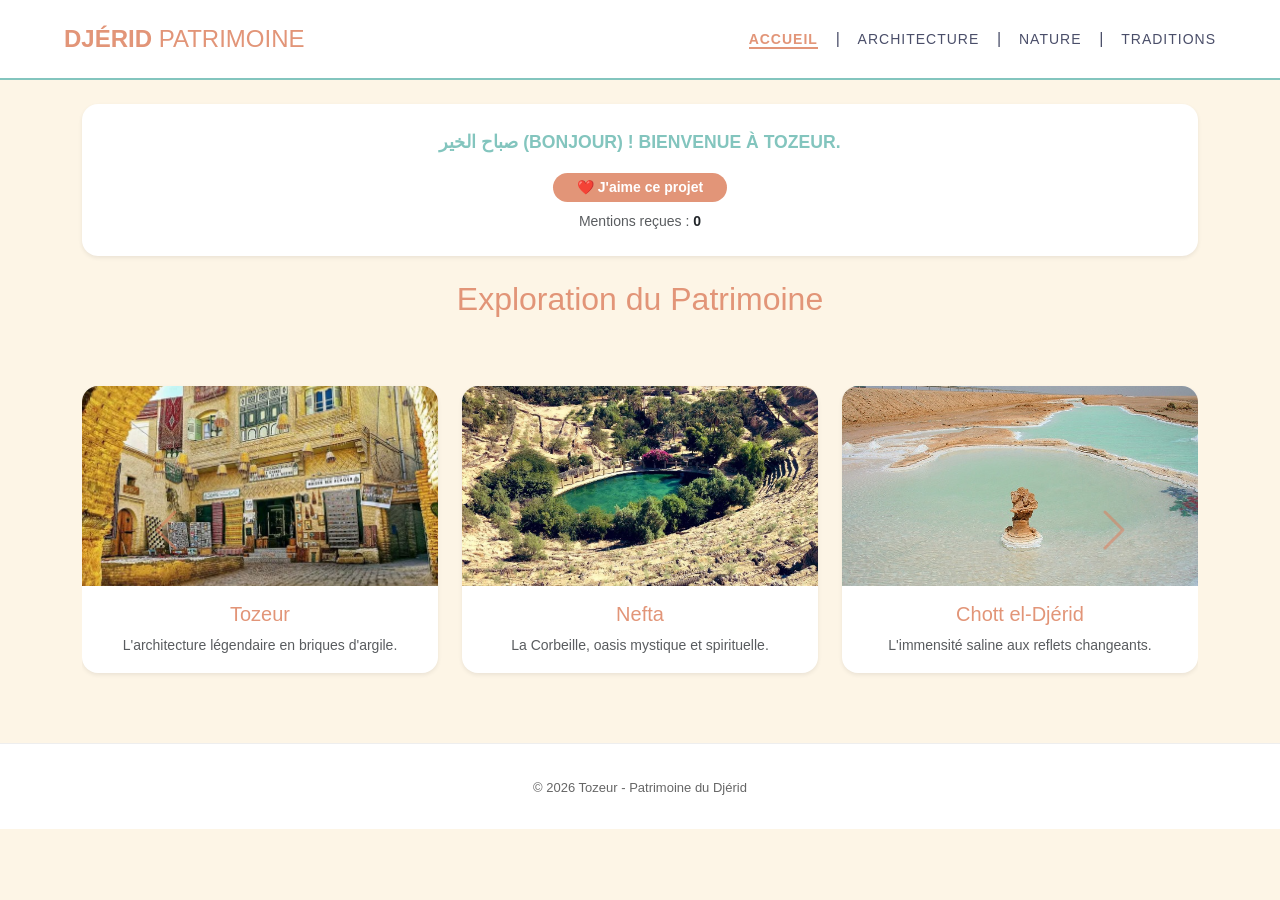
<file: index.html>
<!DOCTYPE html>
<html lang="fr">
<head>
    <meta charset="UTF-8">
    <meta name="viewport" content="width=device-width, initial-scale=1.0">
    <title>Patrimoine du Djérid - Accueil</title>
    <link href="https://cdn.jsdelivr.net/npm/bootstrap@5.3.0/dist/css/bootstrap.min.css" rel="stylesheet">
    <link rel="stylesheet" href="style.css">
</head>
<body style="margin:0; padding:0; background-color: #FDF5E6;">

    <div align="center" style="background-color: #ffffff; padding: 20px 0; border-bottom: 2px solid #83C5BE;">
        <table width="90%" border="0" cellpadding="0" cellspacing="0">
            <tr>
                <td align="left">
                    <font face="sans-serif" size="5" style="color: #E29578;"><strong>DJÉRID</strong> PATRIMOINE</font>
                </td>
                <td align="right">
                    <font face="sans-serif" size="3">
                        <a href="index.html" class="nav-link-custom active">ACCUEIL</a> &nbsp;&nbsp; | &nbsp;&nbsp;
                        <a href="architecture.html" class="nav-link-custom">ARCHITECTURE</a> &nbsp;&nbsp; | &nbsp;&nbsp;
                        <a href="nature.html" class="nav-link-custom">NATURE</a> &nbsp;&nbsp; | &nbsp;&nbsp;
                        <a href="traditions.html" class="nav-link-custom">TRADITIONS</a>
                    </font>
                </td>
            </tr>
        </table>
    </div>

    <div class="container text-center mt-4">
        <div class="p-4 bg-white rounded-4 shadow-sm border-0">
            <div id="welcome-msg" style="font-family: sans-serif; color: #83C5BE; font-weight: bold; text-transform: uppercase; font-size: 1.1rem;" class="mb-3"></div>
            
            <button class="btn btn-warning btn-sm px-4 rounded-pill fw-bold text-white" onclick="ajouterLike()" style="background-color: #E29578; border: none;">❤️ J'aime ce projet</button>
            <p class="mt-2 mb-0 text-muted small" style="font-family: sans-serif;">Mentions reçues : <span id="compteur-likes" class="fw-bold text-dark">0</span></p>
        </div>
    </div>

    <div class="container mt-4">
        <h2 class="text-center mb-5" style="font-family: sans-serif; color: #E29578; font-weight: 300;">Exploration du Patrimoine</h2>
        
        <div id="cardCarousel" class="carousel slide" data-bs-ride="carousel">
            <div class="carousel-inner">
                <div class="carousel-item active">
                    <div class="row g-4">
                        <div class="col-md-4 col-sm-12">
                            <div class="card h-100 border-0 shadow-sm rounded-4 overflow-hidden">
                                <img src="tozeur.jpg" class="card-img-top" alt="Tozeur" style="height: 200px; object-fit: cover;">
                                <div class="card-body text-center">
                                    <h5 class="card-title ocre-text">Tozeur</h5>
                                    <p class="card-text small text-muted">L'architecture légendaire en briques d'argile.</p>
                                </div>
                            </div>
                        </div>
                        <div class="col-md-4 d-none d-md-block">
                            <div class="card h-100 border-0 shadow-sm rounded-4 overflow-hidden">
                                <img src="nafta.jpg" class="card-img-top" alt="Nefta" style="height: 200px; object-fit: cover;">
                                <div class="card-body text-center">
                                    <h5 class="card-title ocre-text">Nefta</h5>
                                    <p class="card-text small text-muted">La Corbeille, oasis mystique et spirituelle.</p>
                                </div>
                            </div>
                        </div>
                        <div class="col-md-4 d-none d-md-block">
                            <div class="card h-100 border-0 shadow-sm rounded-4 overflow-hidden">
                                <img src="chattjerid.jpg" class="card-img-top" alt="Chott" style="height: 200px; object-fit: cover;">
                                <div class="card-body text-center">
                                    <h5 class="card-title ocre-text">Chott el-Djérid</h5>
                                    <p class="card-text small text-muted">L'immensité saline aux reflets changeants.</p>
                                </div>
                            </div>
                        </div>
                    </div>
                </div>

                <div class="carousel-item">
                    <div class="row g-4">
                        <div class="col-md-4 col-sm-12">
                            <div class="card h-100 border-0 shadow-sm rounded-4 overflow-hidden">
                                <img src="tradition.jpg" class="card-img-top" alt="Artisanat" style="height: 200px; object-fit: cover;">
                                <div class="card-body text-center">
                                    <h5 class="card-title ocre-text">Artisanat</h5>
                                    <p class="card-text small text-muted">Le savoir-faire ancestral de la vannerie.</p>
                                </div>
                            </div>
                        </div>
                        <div class="col-md-4 d-none d-md-block">
                            <div class="card h-100 border-0 shadow-sm rounded-4 overflow-hidden">
                                <img src="food.jpg" class="card-img-top" alt="Dattes" style="height: 200px; object-fit: cover;">
                                <div class="card-body text-center">
                                    <h5 class="card-title ocre-text">Gastronomie</h5>
                                    <p class="card-text small text-muted">La Deglet Nour, reine des dattes du Djérid.</p>
                                </div>
                            </div>
                        </div>
                        <div class="col-md-4 d-none d-md-block">
                            <div class="card h-100 border-0 shadow-sm rounded-4 overflow-hidden">
                                <img src="festival.jpg" class="card-img-top" alt="Festival" style="height: 200px; object-fit: cover;">
                                <div class="card-body text-center">
                                    <h5 class="card-title ocre-text">Festivals</h5>
                                    <p class="card-text small text-muted">Célébrations de la culture oasienne.</p>
                                </div>
                            </div>
                        </div>
                    </div>
                </div>
            </div>
            
            <button class="carousel-control-prev" type="button" data-bs-target="#cardCarousel" data-bs-slide="prev">
                <span class="carousel-control-prev-icon" aria-hidden="true" style="filter: invert(50%) sepia(50%) saturate(500%) hue-rotate(330deg);"></span>
            </button>
            <button class="carousel-control-next" type="button" data-bs-target="#cardCarousel" data-bs-slide="next">
                <span class="carousel-control-next-icon" aria-hidden="true" style="filter: invert(50%) sepia(50%) saturate(500%) hue-rotate(330deg);"></span>
            </button>
        </div>
    </div>

    <div align="center" style="margin-top: 50px; padding: 30px; background-color: #ffffff; border-top: 1px solid #eee;">
        <font face="sans-serif" size="2" color="#666">&copy; 2026 Tozeur - Patrimoine du Djérid</font>
    </div>

    <script src="https://cdn.jsdelivr.net/npm/bootstrap@5.3.0/dist/js/bootstrap.bundle.min.js"></script>
    <script src="script.js"></script>
</body>
</html>
</file>
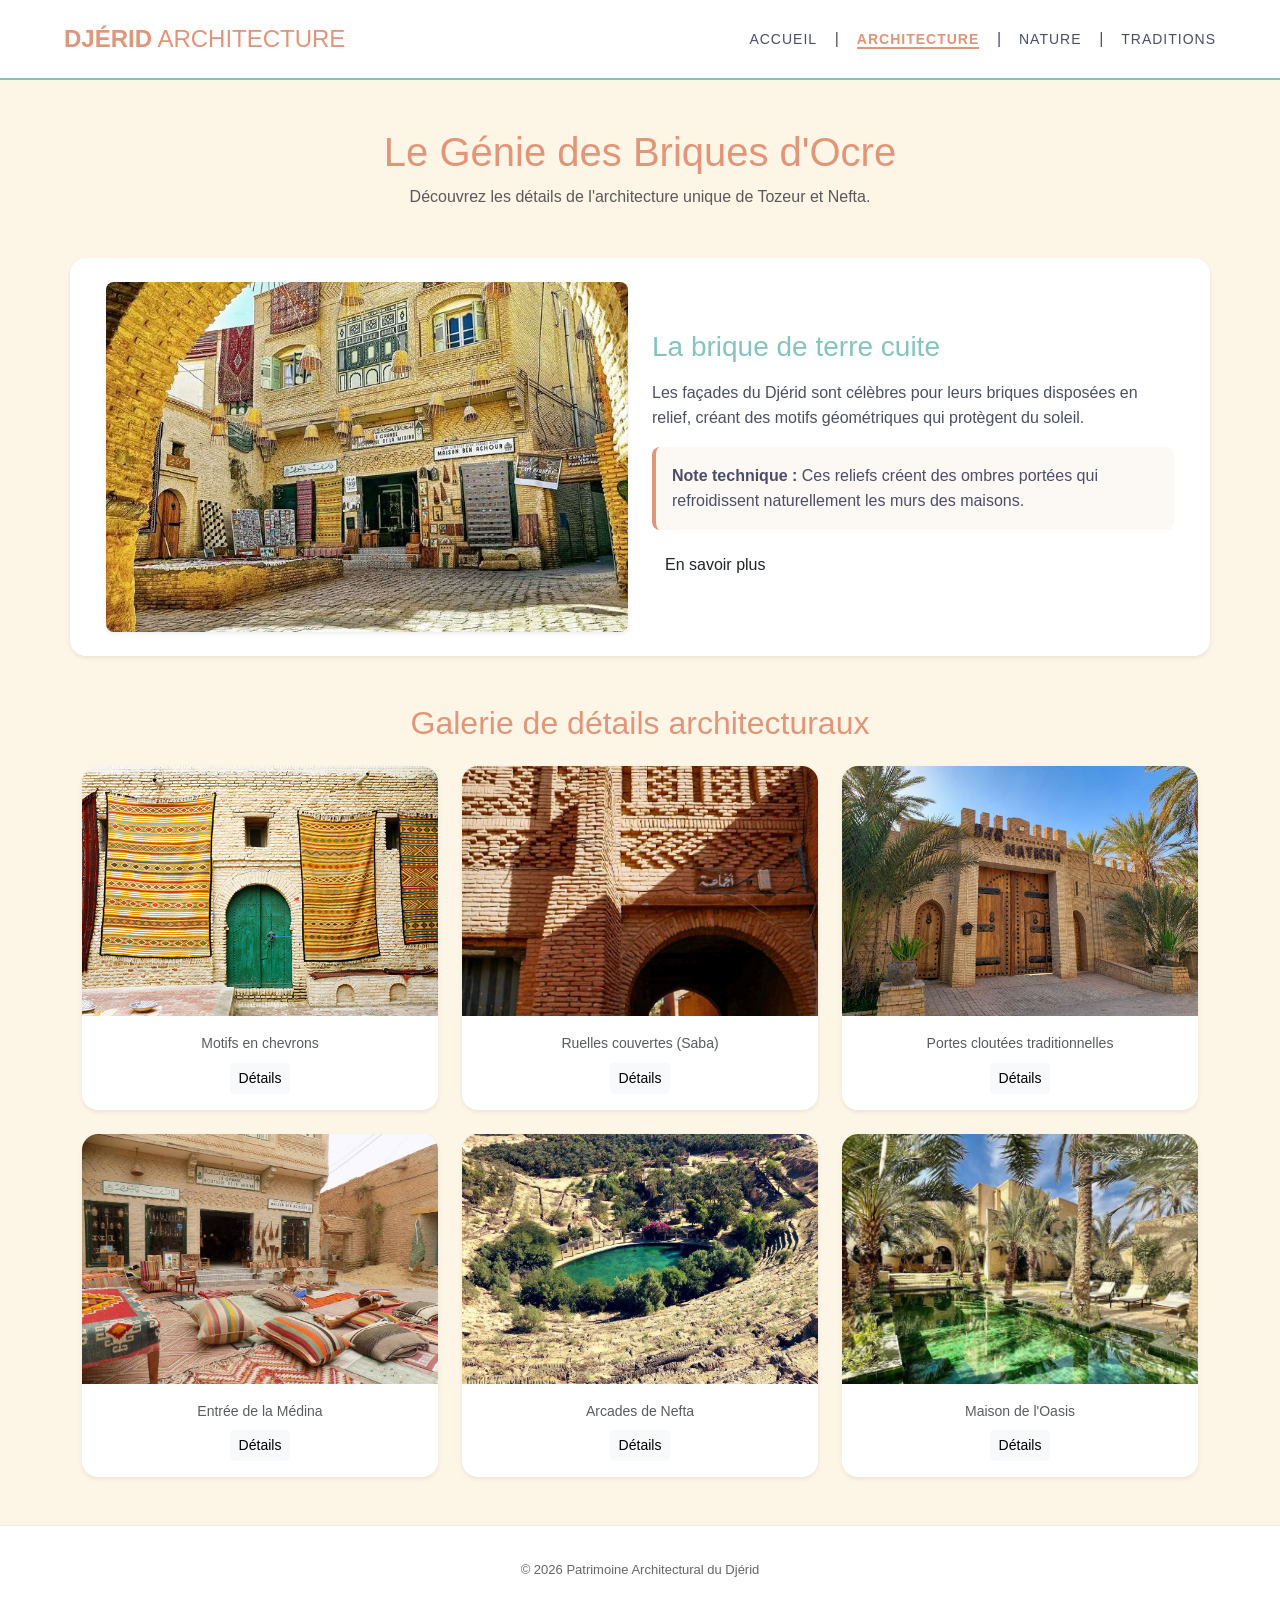
<file: architecture.html>
<!DOCTYPE html>
<html lang="fr">
<head>
    <meta charset="UTF-8">
    <meta name="viewport" content="width=device-width, initial-scale=1.0">
    <title>Architecture du Djérid - Galerie Photos</title>
    <link href="https://cdn.jsdelivr.net/npm/bootstrap@5.3.0/dist/css/bootstrap.min.css" rel="stylesheet">
    <link rel="stylesheet" href="style.css">
</head>
<body style="margin:0; padding:0; background-color: #FDF5E6;">

    <div align="center" style="background-color: #ffffff; padding: 20px 0; border-bottom: 2px solid #83C5BE;">
        <table width="90%" border="0" cellpadding="0" cellspacing="0">
            <tr>
                <td align="left">
                    <font face="sans-serif" size="5" style="color: #E29578;"><strong>DJÉRID</strong> ARCHITECTURE</font>
                </td>
                <td align="right">
                    <font face="sans-serif" size="3">
                        <a href="index.html" class="nav-link-custom">ACCUEIL</a> &nbsp;&nbsp; | &nbsp;&nbsp;
                        <a href="architecture.html" class="nav-link-custom active">ARCHITECTURE</a> &nbsp;&nbsp; | &nbsp;&nbsp;
                        <a href="nature.html" class="nav-link-custom">NATURE</a> &nbsp;&nbsp; | &nbsp;&nbsp;
                        <a href="traditions.html" class="nav-link-custom">TRADITIONS</a>
                    </font>
                </td>
            </tr>
        </table>
    </div>

    <div class="container mt-5">
        <div class="text-center mb-5">
            <h1 class="ocre-text fw-light" style="color: #E29578;">Le Génie des Briques d'Ocre</h1>
            <p class="text-muted">Découvrez les détails de l'architecture unique de Tozeur et Nefta.</p>
        </div>

        <div class="row align-items-center bg-white p-4 rounded-4 shadow-sm mb-5">
            <div class="col-md-6">
                <img src="tozeur.jpg" class="img-fluid rounded-3 shadow-sm" alt="Détail architecture" style="height: 350px; width: 100%; object-fit: cover;">
            </div>
            <div class="col-md-6">
                <h3 class="vert-text mb-3" style="color: #83C5BE;">La brique de terre cuite</h3>
                <p>Les façades du Djérid sont célèbres pour leurs briques disposées en relief, créant des motifs géométriques qui protègent du soleil.</p>
                <div class="p-3 rounded-3" style="background-color: #fcf8f3; border-left: 4px solid #E29578;">
                    <strong>Note technique :</strong> Ces reliefs créent des ombres portées qui refroidissent naturellement les murs des maisons.
                </div>
                <button class="btn btn-outline-ocre mt-3" onclick="montrerInfo('brique')">En savoir plus</button>
            </div>
        </div>

        <div class="text-center mb-4">
            <p id="texte-explicatif" class="fs-5 fw-bold text-success" style="color: #83C5BE !important; font-family: sans-serif;"></p>
        </div>

        <h2 class="ocre-text text-center mb-4 fw-light" style="color: #E29578;">Galerie de détails architecturaux</h2>
        <div class="row g-4 mb-5">
            <div class="col-md-4 col-sm-6">
                <div class="card border-0 shadow-sm rounded-4 overflow-hidden h-100">
                    <img src="motif.jpg" class="card-img-top" style="height: 250px; object-fit: cover;" alt="Détail 1">
                    <div class="card-body text-center p-3">
                        <small class="text-muted d-block mb-2">Motifs en chevrons</small>
                        <button class="btn btn-sm btn-light" onclick="afficherAlerte('des motifs')">Détails</button>
                    </div>
                </div>
            </div>
            <div class="col-md-4 col-sm-6">
                <div class="card border-0 shadow-sm rounded-4 overflow-hidden h-100">
                    <img src="brique.jpg" class="card-img-top" style="height: 250px; object-fit: cover;" alt="Détail 2">
                    <div class="card-body text-center p-3">
                        <small class="text-muted d-block mb-2">Ruelles couvertes (Saba)</small>
                        <button class="btn btn-sm btn-light" onclick="afficherAlerte('des Saba')">Détails</button>
                    </div>
                </div>
            </div>
            <div class="col-md-4 col-sm-6">
                <div class="card border-0 shadow-sm rounded-4 overflow-hidden h-100">
                    <img src="maison.jpg" class="card-img-top" style="height: 250px; object-fit: cover;" alt="Détail 3">
                    <div class="card-body text-center p-3">
                        <small class="text-muted d-block mb-2">Portes cloutées traditionnelles</small>
                        <button class="btn btn-sm btn-light" onclick="afficherAlerte('des portes')">Détails</button>
                    </div>
                </div>
            </div>
            <div class="col-md-4 col-sm-6">
                <div class="card border-0 shadow-sm rounded-4 overflow-hidden h-100">
                    <img src="medina.jpg" class="card-img-top" style="height: 250px; object-fit: cover;" alt="Détail 4">
                    <div class="card-body text-center p-3">
                        <small class="text-muted d-block mb-2">Entrée de la Médina</small>
                        <button class="btn btn-sm btn-light" onclick="afficherAlerte('la Médina')">Détails</button>
                    </div>
                </div>
            </div>
            <div class="col-md-4 col-sm-6">
                <div class="card border-0 shadow-sm rounded-4 overflow-hidden h-100">
                    <img src="nafta.jpg" class="card-img-top" style="height: 250px; object-fit: cover;" alt="Détail 5">
                    <div class="card-body text-center p-3">
                        <small class="text-muted d-block mb-2">Arcades de Nefta</small>
                        <button class="btn btn-sm btn-light" onclick="afficherAlerte('Nefta')">Détails</button>
                    </div>
                </div>
            </div>
            <div class="col-md-4 col-sm-6">
                <div class="card border-0 shadow-sm rounded-4 overflow-hidden h-100">
                    <img src="arch5.jpg" class="card-img-top" style="height: 250px; object-fit: cover;" alt="Détail 6">
                    <div class="card-body text-center p-3">
                        <small class="text-muted d-block mb-2">Maison de l'Oasis</small>
                        <button class="btn btn-sm btn-light" onclick="afficherAlerte('l\'Oasis')">Détails</button>
                    </div>
                </div>
            </div>
        </div>
    </div>

    <div align="center" style="padding: 30px; background-color: #ffffff; border-top: 1px solid #eee;">
        <font face="sans-serif" size="2" color="#666">&copy; 2026 Patrimoine Architectural du Djérid</font>
    </div>

    <script src="https://cdn.jsdelivr.net/npm/bootstrap@5.3.0/dist/js/bootstrap.bundle.min.js"></script>
    <script src="script.js"></script>
</body>
</html>
</file>
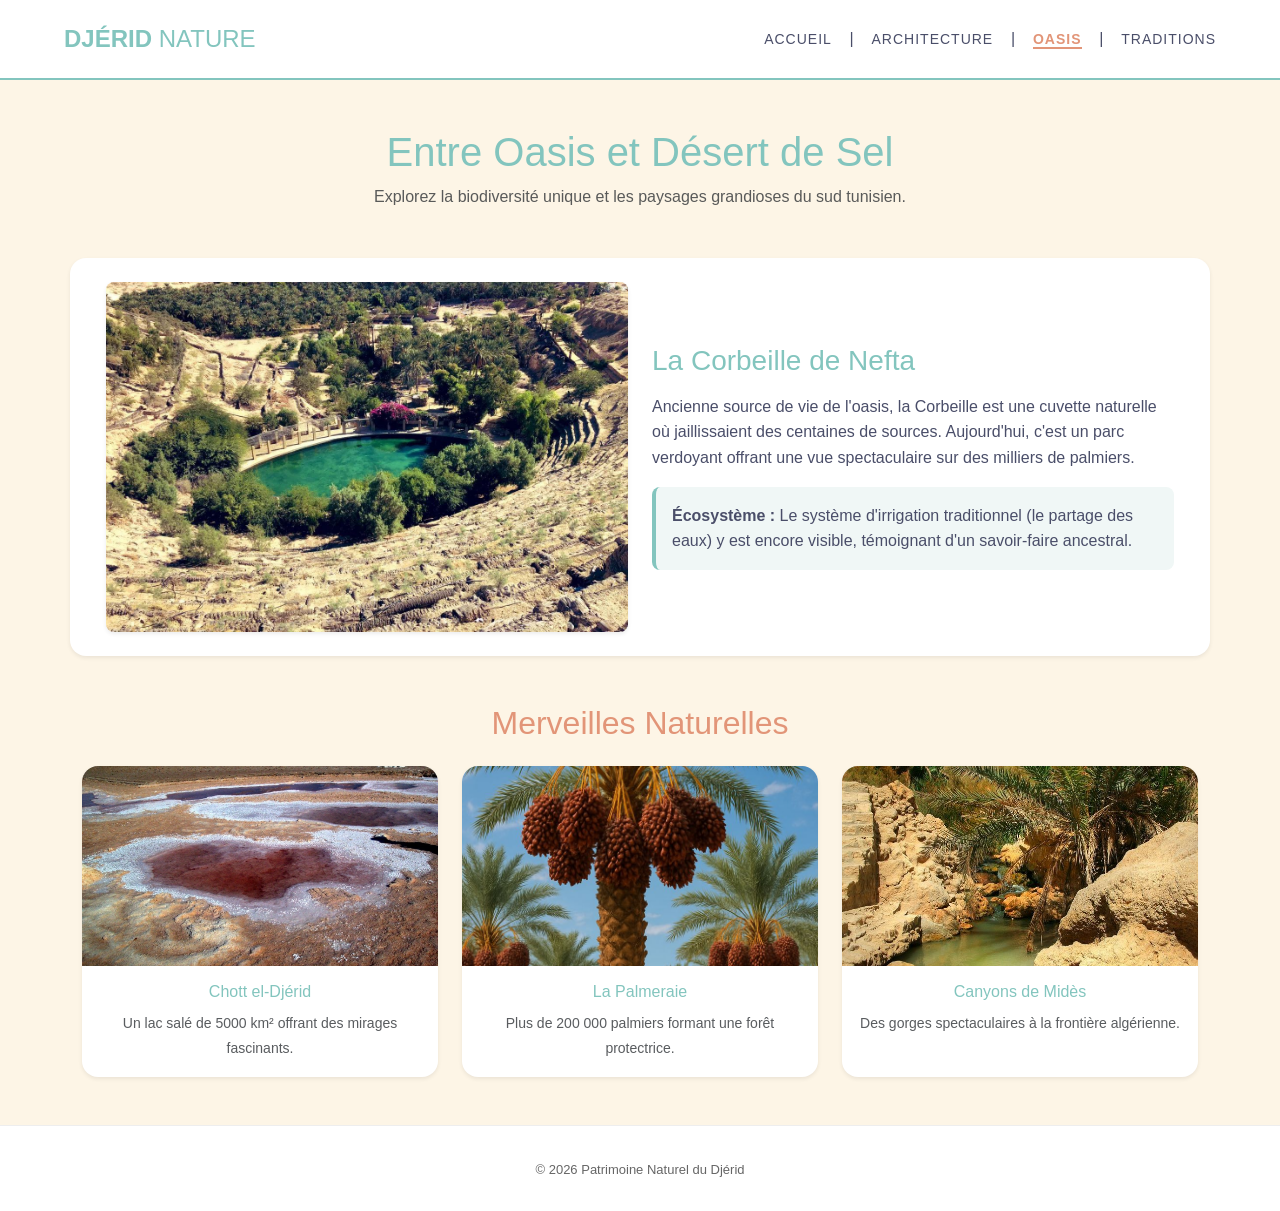
<file: nature.html>
<!DOCTYPE html>
<html lang="fr">
<head>
    <meta charset="UTF-8">
    <meta name="viewport" content="width=device-width, initial-scale=1.0">
    <title>Nature du Djérid - Paysages et Oasis</title>
    <link href="https://cdn.jsdelivr.net/npm/bootstrap@5.3.0/dist/css/bootstrap.min.css" rel="stylesheet">
    <link rel="stylesheet" href="style.css">
</head>
<body style="margin:0; padding:0; background-color: #FDF5E6;">

    <div align="center" style="background-color: #ffffff; padding: 20px 0; border-bottom: 2px solid #83C5BE;">
        <table width="90%" border="0" cellpadding="0" cellspacing="0">
            <tr>
                <td align="left">
                    <font face="sans-serif" size="5" style="color: #83C5BE;"><strong>DJÉRID</strong> NATURE</font>
                </td>
                <td align="right">
                    <font face="sans-serif" size="3">
                        <a href="index.html" class="nav-link-custom">ACCUEIL</a> &nbsp;&nbsp; | &nbsp;&nbsp;
                        <a href="architecture.html" class="nav-link-custom">ARCHITECTURE</a> &nbsp;&nbsp; | &nbsp;&nbsp;
                        <a href="nature.html" class="nav-link-custom active">OASIS</a> &nbsp;&nbsp; | &nbsp;&nbsp;
                        <a href="traditions.html" class="nav-link-custom">TRADITIONS</a>
                    </font>
                </td>
            </tr>
        </table>
    </div>

    <div class="container mt-5">
        <div class="text-center mb-5">
            <h1 class="vert-text fw-light" style="color: #83C5BE;">Entre Oasis et Désert de Sel</h1>
            <p class="text-muted">Explorez la biodiversité unique et les paysages grandioses du sud tunisien.</p>
        </div>
        
        <div class="row align-items-center bg-white p-4 rounded-4 shadow-sm mb-5">
            <div class="col-md-6">
                <img src="nafta.jpg" class="img-fluid rounded-3 shadow-sm" alt="La Corbeille" style="height: 350px; width: 100%; object-fit: cover;">
            </div>
            <div class="col-md-6">
                <h3 class="vert-text mb-3" style="color: #83C5BE;">La Corbeille de Nefta</h3>
                <p>Ancienne source de vie de l'oasis, la Corbeille est une cuvette naturelle où jaillissaient des centaines de sources. Aujourd'hui, c'est un parc verdoyant offrant une vue spectaculaire sur des milliers de palmiers.</p>
                <div class="p-3 rounded-3" style="background-color: #f0f7f6; border-left: 4px solid #83C5BE;">
                    <strong>Écosystème :</strong> Le système d'irrigation traditionnel (le partage des eaux) y est encore visible, témoignant d'un savoir-faire ancestral.
                </div>
            </div>
        </div>
        
        <h2 class="ocre-text text-center mb-4 fw-light">Merveilles Naturelles</h2>
        <div class="row g-4 mb-5">
            <div class="col-md-4 col-sm-6">
                <div class="card border-0 shadow-sm rounded-4 overflow-hidden h-100">
                    <img src="chott.jpg" class="card-img-top" style="height: 200px; object-fit: cover;" alt="Chott el-Djérid">
                    <div class="card-body text-center p-3">
                        <h6 class="vert-text">Chott el-Djérid</h6>
                        <small class="text-muted">Un lac salé de 5000 km² offrant des mirages fascinants.</small>
                    </div>
                </div>
            </div>
           
            <div class="col-md-4 col-sm-6">
                <div class="card border-0 shadow-sm rounded-4 overflow-hidden h-100">
                    <img src="oasis.jpg" class="card-img-top" style="height: 200px; object-fit: cover;" alt="Palmeraie">
                    <div class="card-body text-center p-3">
                        <h6 class="vert-text">La Palmeraie</h6>
                        <small class="text-muted">Plus de 200 000 palmiers formant une forêt protectrice.</small>
                    </div>
                </div>
            </div>
            
            <div class="col-md-4 col-sm-6">
                <div class="card border-0 shadow-sm rounded-4 overflow-hidden h-100">
                    <img src="tamerza.jpg" class="card-img-top" style="height: 200px; object-fit: cover;" alt="Canyons">
                    <div class="card-body text-center p-3">
                        <h6 class="vert-text">Canyons de Midès</h6>
                        <small class="text-muted">Des gorges spectaculaires à la frontière algérienne.</small>
                    </div>
                </div>
            </div>
        </div>
    </div>

    <div align="center" style="padding: 30px; background-color: #ffffff; border-top: 1px solid #eee;">
        <font face="sans-serif" size="2" color="#666">&copy; 2026 Patrimoine Naturel du Djérid</font>
    </div>

    <script src="https://cdn.jsdelivr.net/npm/bootstrap@5.3.0/dist/js/bootstrap.bundle.min.js"></script>
    <script src="script.js"></script>
</body>
</html>
</file>
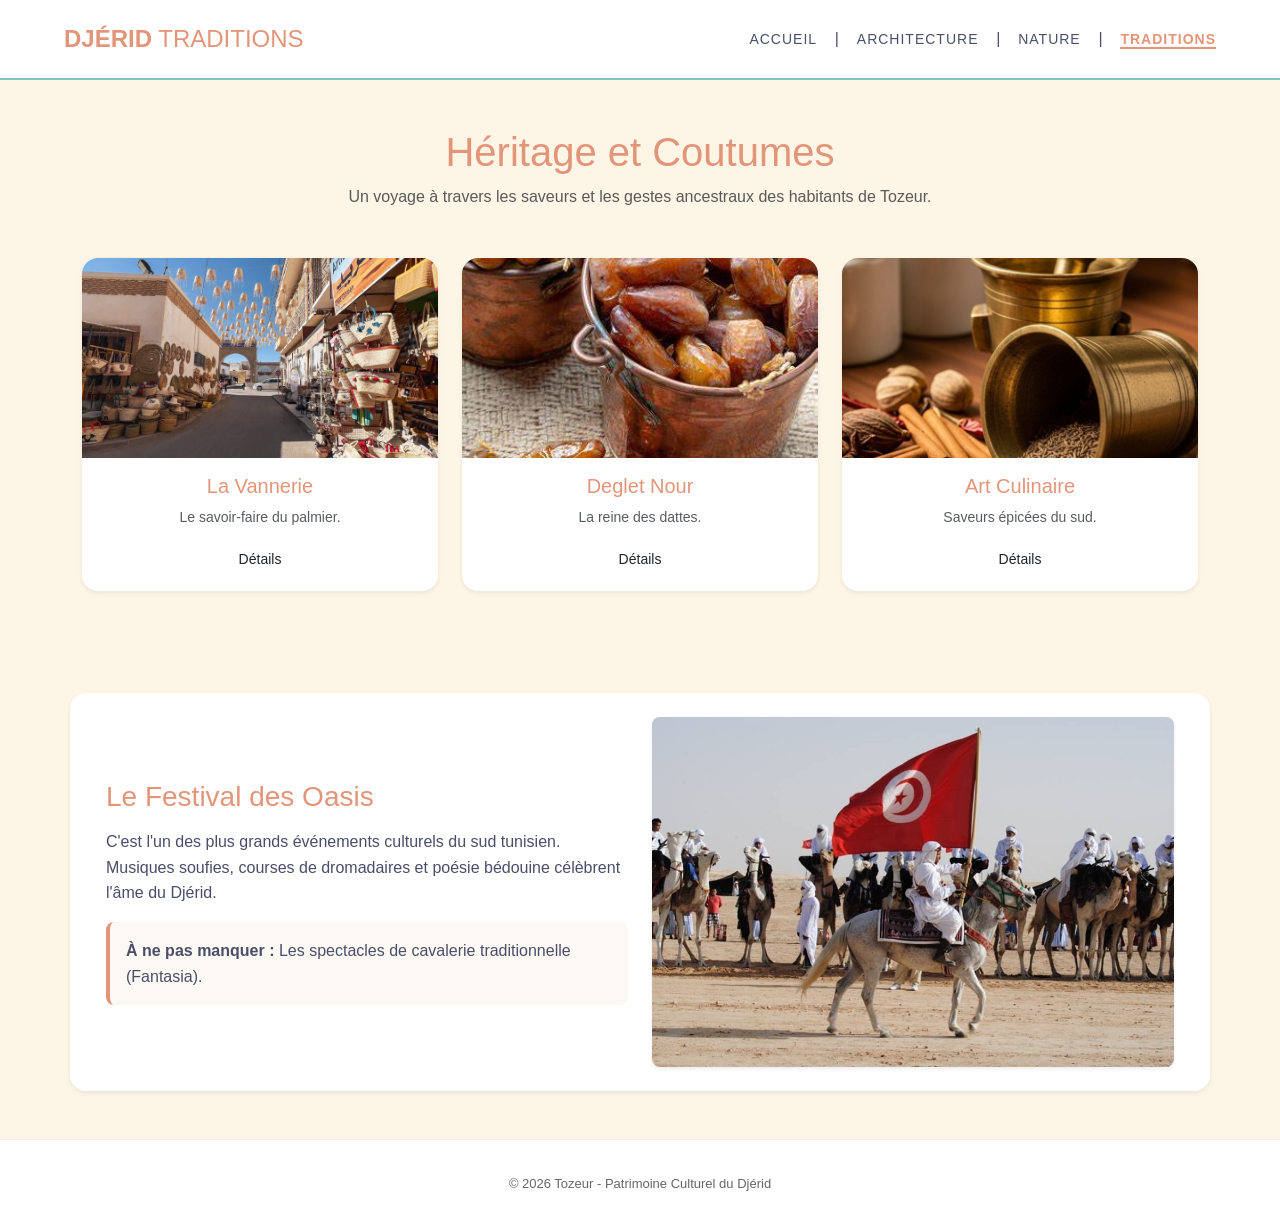
<file: traditions.html>
<!DOCTYPE html>
<html lang="fr">
<head>
    <meta charset="UTF-8">
    <meta name="viewport" content="width=device-width, initial-scale=1.0">
    <title>Traditions du Djérid - Savoir-faire</title>
    <link href="https://cdn.jsdelivr.net/npm/bootstrap@5.3.0/dist/css/bootstrap.min.css" rel="stylesheet">
    <link rel="stylesheet" href="style.css">
</head>
<body style="margin:0; padding:0; background-color: #FDF5E6;">

    <div align="center" style="background-color: #ffffff; padding: 20px 0; border-bottom: 2px solid #83C5BE;">
        <table width="90%" border="0" cellpadding="0" cellspacing="0">
            <tr>
                <td align="left">
                    <font face="sans-serif" size="5" style="color: #E29578;"><strong>DJÉRID</strong> TRADITIONS</font>
                </td>
                <td align="right">
                    <font face="sans-serif" size="3">
                        <a href="index.html" class="nav-link-custom">ACCUEIL</a> &nbsp;&nbsp; | &nbsp;&nbsp;
                        <a href="architecture.html" class="nav-link-custom">ARCHITECTURE</a> &nbsp;&nbsp; | &nbsp;&nbsp;
                        <a href="nature.html" class="nav-link-custom">NATURE</a> &nbsp;&nbsp; | &nbsp;&nbsp;
                        <a href="traditions.html" class="nav-link-custom active">TRADITIONS</a>
                    </font>
                </td>
            </tr>
        </table>
    </div>

    <div class="container mt-5">
        <div class="text-center mb-5">
            <h1 class="ocre-text fw-light" style="color: #E29578;">Héritage et Coutumes</h1>
            <p class="text-muted">Un voyage à travers les saveurs et les gestes ancestraux des habitants de Tozeur.</p>
        </div>

        <div class="row g-4 mb-4">
            <div class="col-md-4">
                <div class="card border-0 shadow-sm rounded-4 overflow-hidden h-100">
                    <img src="vannerie.jpg" class="card-img-top" style="height: 200px; object-fit: cover;" alt="La Vannerie">
                    <div class="card-body text-center">
                        <h5 class="ocre-text">La Vannerie</h5>
                        <p class="small text-muted">Le savoir-faire du palmier.</p>
                        <button class="btn btn-sm btn-outline-ocre" onclick="montrerInfo('oasis')">Détails</button>
                    </div>
                </div>
            </div>

            <div class="col-md-4">
                <div class="card border-0 shadow-sm rounded-4 overflow-hidden h-100">
                    <img src="degla.jpeg" class="card-img-top" style="height: 200px; object-fit: cover;" alt="Deglet Nour">
                    <div class="card-body text-center">
                        <h5 class="ocre-text">Deglet Nour</h5>
                        <p class="small text-muted">La reine des dattes.</p>
                        <button class="btn btn-sm btn-outline-ocre" onclick="montrerInfo('brique')">Détails</button>
                    </div>
                </div>
            </div>

            <div class="col-md-4">
                <div class="card border-0 shadow-sm rounded-4 overflow-hidden h-100">
                    <img src="spices.jpg" class="card-img-top" style="height: 200px; object-fit: cover;" alt="Art Culinaire">
                    <div class="card-body text-center">
                        <h5 class="ocre-text">Art Culinaire</h5>
                        <p class="small text-muted">Saveurs épicées du sud.</p>
                        <button class="btn btn-sm btn-outline-ocre" onclick="montrerInfo('plat')">Détails</button>
                    </div>
                </div>
            </div>
        </div>

        <div class="text-center mb-5">
            <p id="texte-explicatif" class="fs-5 fw-bold text-success" style="color: #83C5BE !important; font-family: sans-serif; min-height: 30px;"></p>
        </div>

        <div class="row align-items-center bg-white p-4 rounded-4 shadow-sm mb-5">
            <div class="col-md-6 order-md-2">
                <img src="fest.jpg" class="img-fluid rounded-3 shadow-sm" alt="Festival de Tozeur" style="height: 350px; width: 100%; object-fit: cover;">
            </div>
            <div class="col-md-6 order-md-1">
                <h3 class="ocre-text mb-3" style="color: #E29578;">Le Festival des Oasis</h3>
                <p>C'est l'un des plus grands événements culturels du sud tunisien. Musiques soufies, courses de dromadaires et poésie bédouine célèbrent l'âme du Djérid.</p>
                <div class="p-3 rounded-3" style="background-color: #fcf8f3; border-left: 4px solid #E29578;">
                    <strong>À ne pas manquer :</strong> Les spectacles de cavalerie traditionnelle (Fantasia).
                </div>
            </div>
        </div>
    </div>

    <div align="center" style="padding: 30px; background-color: #ffffff; border-top: 1px solid #eee;">
        <font face="sans-serif" size="2" color="#666">&copy; 2026 Tozeur - Patrimoine Culturel du Djérid</font>
    </div>

    <script src="https://cdn.jsdelivr.net/npm/bootstrap@5.3.0/dist/js/bootstrap.bundle.min.js"></script>
    <script src="script.js"></script>
</body>
</html>
</file>
<file: style.css>
:root {
    --sable: #FDF5E6;       
    --ocre: #E29578;        
    --vert-pastel: #83C5BE; 
    --texte: #4A4E69;       
    --blanc: #FFFFFF;
}

body {
    margin: 0;
    padding: 0;
    font-family: 'Segoe UI', Roboto, Helvetica, Arial, sans-serif;
    background-color: var(--sable);
    color: var(--texte);
    line-height: 1.6;
}

.nav-link-custom {
    text-decoration: none;
    color: var(--texte);
    font-size: 14px;
    letter-spacing: 1px;
    transition: all 0.3s ease;
    text-transform: uppercase;
}

.nav-link-custom:hover {
    color: var(--ocre);
}

.nav-link-custom.active {
    color: var(--ocre);
    font-weight: bold;
    border-bottom: 2px solid var(--ocre);
}

.card {
    transition: transform 0.3s ease, box-shadow 0.3s ease;
    border: none !important;
    background-color: var(--blanc) !important;
}

.card:hover {
    transform: translateY(-8px);
    box-shadow: 0 10px 20px rgba(0,0,0,0.1) !important;
}

.bg-ocre {
    background-color: var(--ocre) !important;
}

.bg-vert {
    background-color: var(--vert-pastel) !important;
}

.carousel-control-prev-icon,
.carousel-control-next-icon {
    filter: invert(65%) sepia(21%) saturate(933%) hue-rotate(331deg) brightness(93%) contrast(90%);
    width: 3rem;
    height: 3rem;
}

.carousel-inner {
    padding: 20px 0;
}

.btn-custom {
    background-color: var(--ocre);
    color: var(--blanc) !important;
    border: none;
    border-radius: 50px;
    padding: 12px 35px;
    font-weight: 600;
    text-transform: uppercase;
    font-size: 13px;
    transition: 0.3s ease;
    display: inline-block;
    text-decoration: none;
}

.btn-custom:hover {
    background-color: var(--vert-pastel);
    box-shadow: 0 4px 15px rgba(131, 197, 190, 0.4);
}

.ocre-text {
    color: var(--ocre) !important;
}

.vert-text {
    color: var(--vert-pastel) !important;
}

@media (max-width: 768px) {
    h1.display-3 {
        font-size: 2.5rem;
    }
    .nav-link-custom {
        font-size: 11px;
    }
}
</file>
